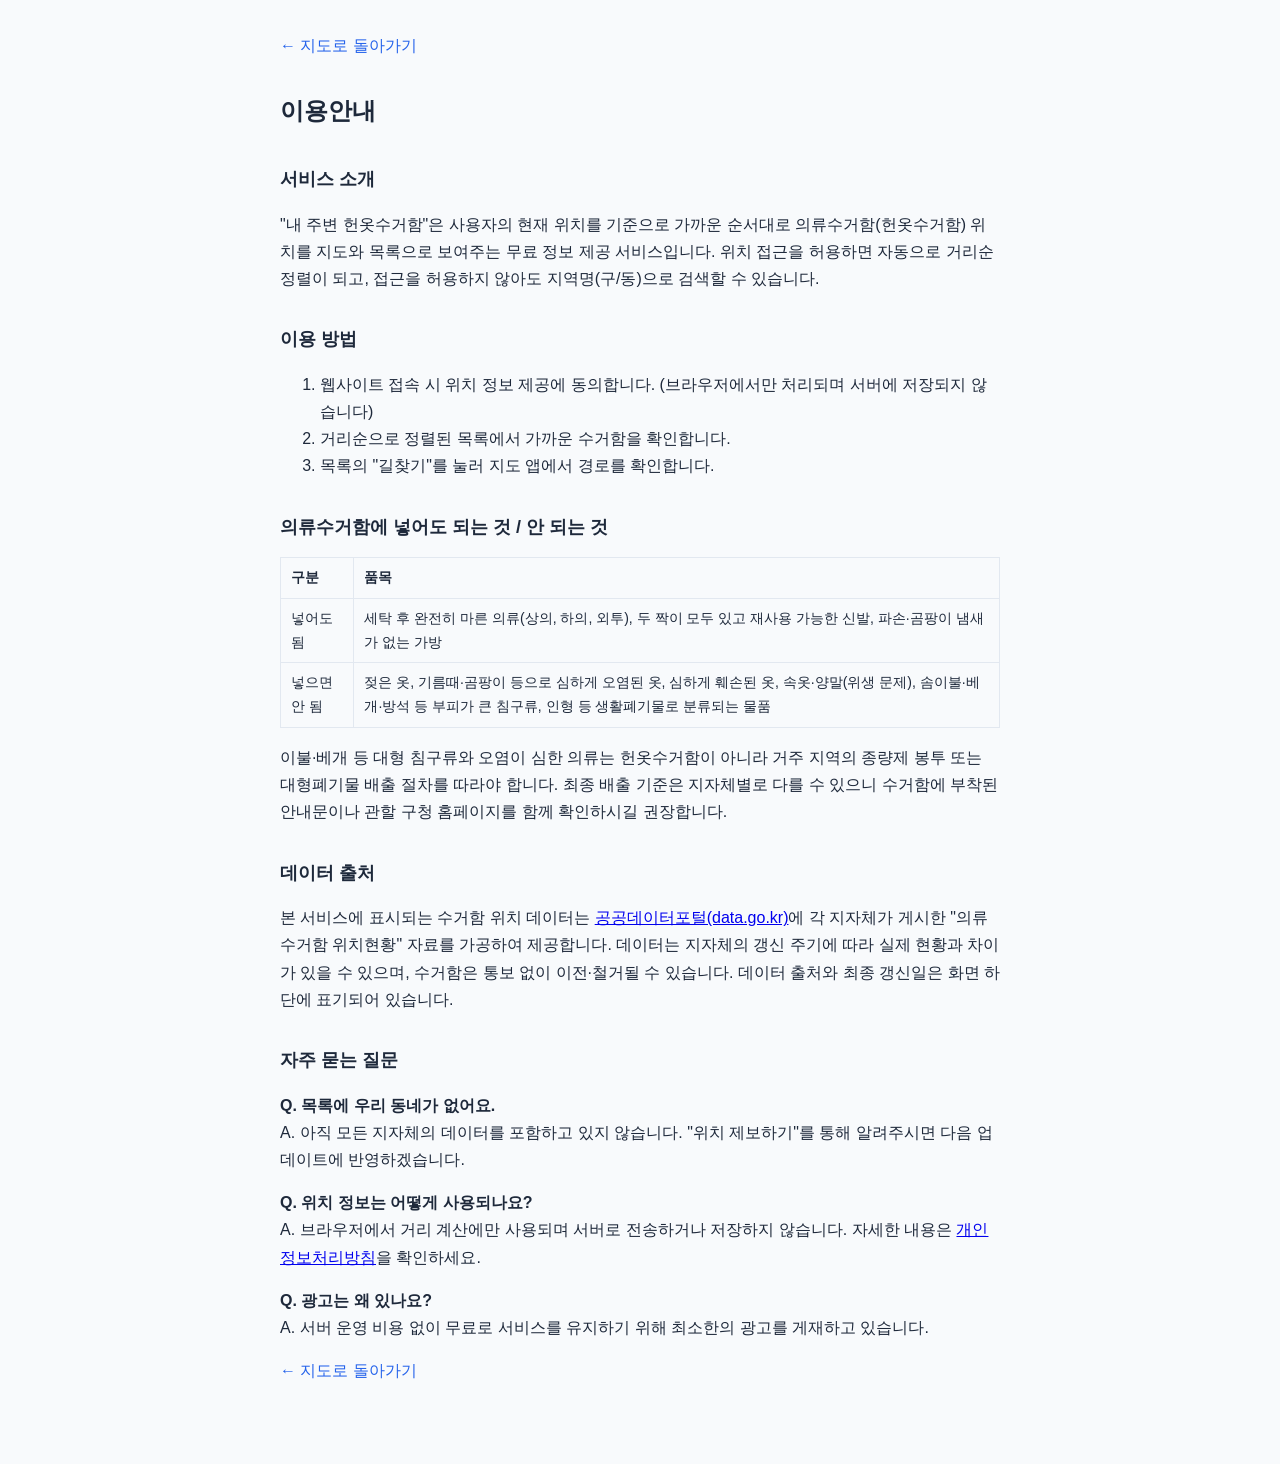
<file: about.html>
<!DOCTYPE html>
<html lang="ko">
<head>
<meta charset="UTF-8" />
<meta name="viewport" content="width=device-width, initial-scale=1.0" />
<title>이용안내 및 의류수거함 배출 가이드 | 내 주변 헌옷수거함</title>
<meta name="description" content="헌옷수거함(의류수거함) 이용 방법, 넣어도 되는 것과 안 되는 것, 데이터 출처, 자주 묻는 질문을 안내합니다." />
<link rel="stylesheet" href="css/style.css" />
</head>
<body>
<div class="doc-page">
  <a class="back" href="index.html">&larr; 지도로 돌아가기</a>
  <h1>이용안내</h1>

  <h2>서비스 소개</h2>
  <p>
    "내 주변 헌옷수거함"은 사용자의 현재 위치를 기준으로 가까운 순서대로 의류수거함(헌옷수거함) 위치를 지도와 목록으로 보여주는
    무료 정보 제공 서비스입니다. 위치 접근을 허용하면 자동으로 거리순 정렬이 되고, 접근을 허용하지 않아도 지역명(구/동)으로 검색할 수 있습니다.
  </p>

  <h2>이용 방법</h2>
  <ol>
    <li>웹사이트 접속 시 위치 정보 제공에 동의합니다. (브라우저에서만 처리되며 서버에 저장되지 않습니다)</li>
    <li>거리순으로 정렬된 목록에서 가까운 수거함을 확인합니다.</li>
    <li>목록의 "길찾기"를 눌러 지도 앱에서 경로를 확인합니다.</li>
  </ol>

  <h2>의류수거함에 넣어도 되는 것 / 안 되는 것</h2>
  <table>
    <tr><th>구분</th><th>품목</th></tr>
    <tr><td>넣어도 됨</td><td>세탁 후 완전히 마른 의류(상의, 하의, 외투), 두 짝이 모두 있고 재사용 가능한 신발, 파손·곰팡이 냄새가 없는 가방</td></tr>
    <tr><td>넣으면 안 됨</td><td>젖은 옷, 기름때·곰팡이 등으로 심하게 오염된 옷, 심하게 훼손된 옷, 속옷·양말(위생 문제), 솜이불·베개·방석 등 부피가 큰 침구류, 인형 등 생활폐기물로 분류되는 물품</td></tr>
  </table>
  <p>
    이불·베개 등 대형 침구류와 오염이 심한 의류는 헌옷수거함이 아니라 거주 지역의 종량제 봉투 또는 대형폐기물 배출 절차를 따라야 합니다.
    최종 배출 기준은 지자체별로 다를 수 있으니 수거함에 부착된 안내문이나 관할 구청 홈페이지를 함께 확인하시길 권장합니다.
  </p>

  <h2>데이터 출처</h2>
  <p>
    본 서비스에 표시되는 수거함 위치 데이터는 <a href="https://www.data.go.kr" target="_blank" rel="noopener">공공데이터포털(data.go.kr)</a>에 각 지자체가 게시한
    "의류수거함 위치현황" 자료를 가공하여 제공합니다. 데이터는 지자체의 갱신 주기에 따라 실제 현황과 차이가 있을 수 있으며, 수거함은 통보 없이
    이전·철거될 수 있습니다. 데이터 출처와 최종 갱신일은 화면 하단에 표기되어 있습니다.
  </p>

  <h2>자주 묻는 질문</h2>
  <p><strong>Q. 목록에 우리 동네가 없어요.</strong><br>
  A. 아직 모든 지자체의 데이터를 포함하고 있지 않습니다. "위치 제보하기"를 통해 알려주시면 다음 업데이트에 반영하겠습니다.</p>
  <p><strong>Q. 위치 정보는 어떻게 사용되나요?</strong><br>
  A. 브라우저에서 거리 계산에만 사용되며 서버로 전송하거나 저장하지 않습니다. 자세한 내용은 <a href="privacy.html">개인정보처리방침</a>을 확인하세요.</p>
  <p><strong>Q. 광고는 왜 있나요?</strong><br>
  A. 서버 운영 비용 없이 무료로 서비스를 유지하기 위해 최소한의 광고를 게재하고 있습니다.</p>

  <a class="back" href="index.html">&larr; 지도로 돌아가기</a>
</div>
</body>
</html>
</file>
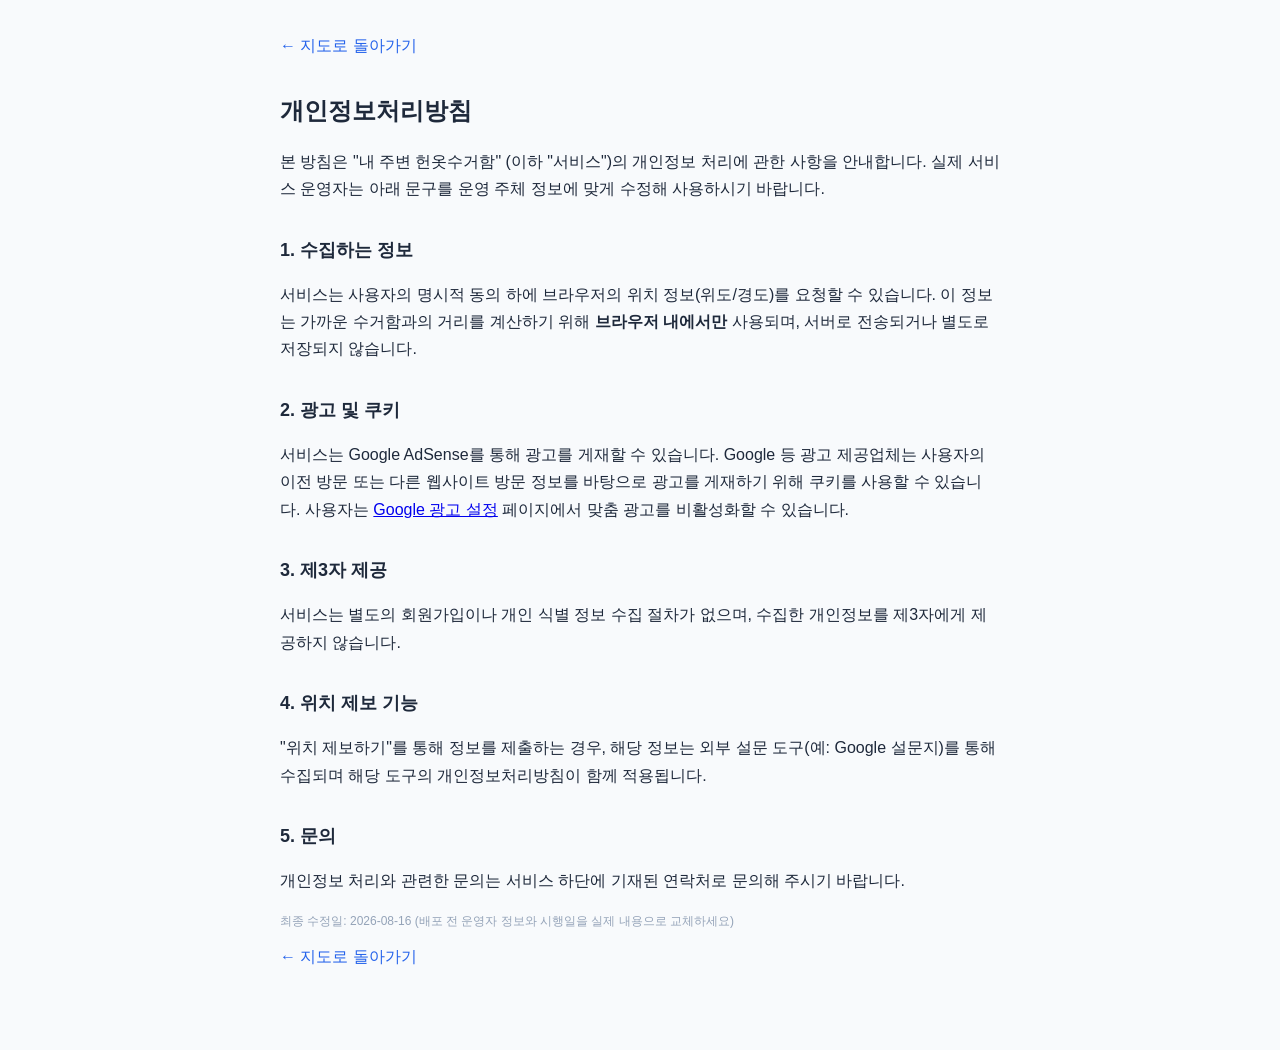
<file: privacy.html>
<!DOCTYPE html>
<html lang="ko">
<head>
<meta charset="UTF-8" />
<meta name="viewport" content="width=device-width, initial-scale=1.0" />
<title>개인정보처리방침 | 내 주변 헌옷수거함</title>
<link rel="stylesheet" href="css/style.css" />
</head>
<body>
<div class="doc-page">
  <a class="back" href="index.html">&larr; 지도로 돌아가기</a>
  <h1>개인정보처리방침</h1>
  <p>본 방침은 "내 주변 헌옷수거함" (이하 "서비스")의 개인정보 처리에 관한 사항을 안내합니다. 실제 서비스 운영자는 아래 문구를 운영 주체 정보에 맞게 수정해 사용하시기 바랍니다.</p>

  <h2>1. 수집하는 정보</h2>
  <p>
    서비스는 사용자의 명시적 동의 하에 브라우저의 위치 정보(위도/경도)를 요청할 수 있습니다.
    이 정보는 가까운 수거함과의 거리를 계산하기 위해 <strong>브라우저 내에서만</strong> 사용되며,
    서버로 전송되거나 별도로 저장되지 않습니다.
  </p>

  <h2>2. 광고 및 쿠키</h2>
  <p>
    서비스는 Google AdSense를 통해 광고를 게재할 수 있습니다. Google 등 광고 제공업체는 사용자의 이전 방문 또는
    다른 웹사이트 방문 정보를 바탕으로 광고를 게재하기 위해 쿠키를 사용할 수 있습니다.
    사용자는 <a href="https://adssettings.google.com/" target="_blank" rel="noopener">Google 광고 설정</a> 페이지에서
    맞춤 광고를 비활성화할 수 있습니다.
  </p>

  <h2>3. 제3자 제공</h2>
  <p>서비스는 별도의 회원가입이나 개인 식별 정보 수집 절차가 없으며, 수집한 개인정보를 제3자에게 제공하지 않습니다.</p>

  <h2>4. 위치 제보 기능</h2>
  <p>
    "위치 제보하기"를 통해 정보를 제출하는 경우, 해당 정보는 외부 설문 도구(예: Google 설문지)를 통해 수집되며
    해당 도구의 개인정보처리방침이 함께 적용됩니다.
  </p>

  <h2>5. 문의</h2>
  <p>개인정보 처리와 관련한 문의는 서비스 하단에 기재된 연락처로 문의해 주시기 바랍니다.</p>

  <p style="color:#94a3b8;font-size:12px;">최종 수정일: 2026-08-16 (배포 전 운영자 정보와 시행일을 실제 내용으로 교체하세요)</p>

  <a class="back" href="index.html">&larr; 지도로 돌아가기</a>
</div>
</body>
</html>
</file>
<file: css/style.css>
:root {
  --brand: #2563eb;
  --brand-dark: #1d4ed8;
  --bg: #f8fafc;
  --border: #e2e8f0;
  --text: #1e293b;
  --muted: #64748b;
}

* { box-sizing: border-box; }

body {
  margin: 0;
  font-family: -apple-system, BlinkMacSystemFont, "Segoe UI", "Apple SD Gothic Neo", "Noto Sans KR", sans-serif;
  background: var(--bg);
  color: var(--text);
}

.site-header {
  display: flex;
  align-items: center;
  justify-content: space-between;
  padding: 14px 20px;
  background: #fff;
  border-bottom: 1px solid var(--border);
  flex-wrap: wrap;
  gap: 8px;
}

.brand { display: flex; align-items: center; gap: 10px; }
.brand .logo { font-size: 28px; }
.brand h1 { font-size: 18px; margin: 0; }
.brand .tagline { font-size: 12px; color: var(--muted); margin: 2px 0 0; }

.site-nav a {
  margin-left: 16px;
  font-size: 13px;
  color: var(--muted);
  text-decoration: none;
}
.site-nav a:hover { color: var(--brand); }

.ad-slot {
  display: flex;
  align-items: center;
  justify-content: center;
  color: var(--muted);
  font-size: 12px;
  background: #fff;
  border-bottom: 1px dashed var(--border);
}
.ad-slot-top { min-height: 0; }
.ad-slot-inline { margin-top: 14px; min-height: 0; }

.layout {
  display: grid;
  grid-template-columns: 380px 1fr;
  height: calc(100vh - 130px);
  min-height: 480px;
}

@media (max-width: 820px) {
  .layout { grid-template-columns: 1fr; height: auto; }
  .map-wrap { height: 55vh; }
}

.panel {
  padding: 16px;
  overflow-y: auto;
  border-right: 1px solid var(--border);
  background: #fff;
}

.controls {
  display: flex;
  gap: 8px;
  margin-bottom: 10px;
}

#search-input {
  flex: 1;
  padding: 10px 12px;
  border: 1px solid var(--border);
  border-radius: 8px;
  font-size: 14px;
}

#locate-btn {
  white-space: nowrap;
  padding: 10px 12px;
  border: none;
  border-radius: 8px;
  background: var(--brand);
  color: #fff;
  font-size: 13px;
  cursor: pointer;
}
#locate-btn:hover { background: var(--brand-dark); }

.status {
  font-size: 13px;
  color: var(--muted);
  margin: 4px 0 8px;
}

.list-meta {
  display: flex;
  justify-content: space-between;
  font-size: 12px;
  color: var(--muted);
  margin-bottom: 6px;
}

.bin-list {
  list-style: none;
  margin: 0;
  padding: 0;
}

.bin-item {
  padding: 10px;
  border: 1px solid var(--border);
  border-radius: 10px;
  margin-bottom: 8px;
  cursor: pointer;
  transition: border-color .15s, background .15s;
}
.bin-item:hover { border-color: var(--brand); }
.bin-item.selected { border-color: var(--brand); background: #eff6ff; }

.bin-item-main {
  display: flex;
  align-items: baseline;
  gap: 8px;
}

.bin-dist {
  font-weight: 700;
  color: var(--brand);
  font-size: 13px;
  min-width: 48px;
}

.bin-name { font-weight: 600; font-size: 14px; }

.bin-address {
  font-size: 12px;
  color: var(--muted);
  margin: 4px 0 6px;
}

.bin-directions {
  font-size: 12px;
  color: var(--brand);
  text-decoration: none;
}
.bin-directions:hover { text-decoration: underline; }

.empty {
  text-align: center;
  color: var(--muted);
  padding: 24px 0;
  font-size: 13px;
}

.report-line {
  font-size: 12px;
  color: var(--muted);
  margin-top: 16px;
  text-align: center;
}
.report-line a { color: var(--brand); }

.map-wrap { height: 100%; }
#map { width: 100%; height: 100%; }
.map-fallback {
  width: 100%;
  height: 100%;
  display: flex;
  align-items: center;
  justify-content: center;
  text-align: center;
  padding: 20px;
  color: var(--muted);
  font-size: 13px;
  background: #f1f5f9;
}

.site-footer {
  padding: 14px 20px;
  font-size: 11px;
  color: var(--muted);
  text-align: center;
  background: #fff;
  border-top: 1px solid var(--border);
}
.site-footer a { color: var(--muted); }

/* 정적 콘텐츠 페이지 (about.html, privacy.html) */
.doc-page {
  max-width: 760px;
  margin: 0 auto;
  padding: 32px 20px 64px;
  line-height: 1.7;
}
.doc-page h2 { margin-top: 32px; font-size: 18px; }
.doc-page h1 { font-size: 24px; }
.doc-page table { border-collapse: collapse; width: 100%; margin: 12px 0; font-size: 14px; }
.doc-page th, .doc-page td { border: 1px solid var(--border); padding: 8px 10px; text-align: left; }
.doc-page a.back { display: inline-block; margin-bottom: 16px; color: var(--brand); text-decoration: none; }
</file>
